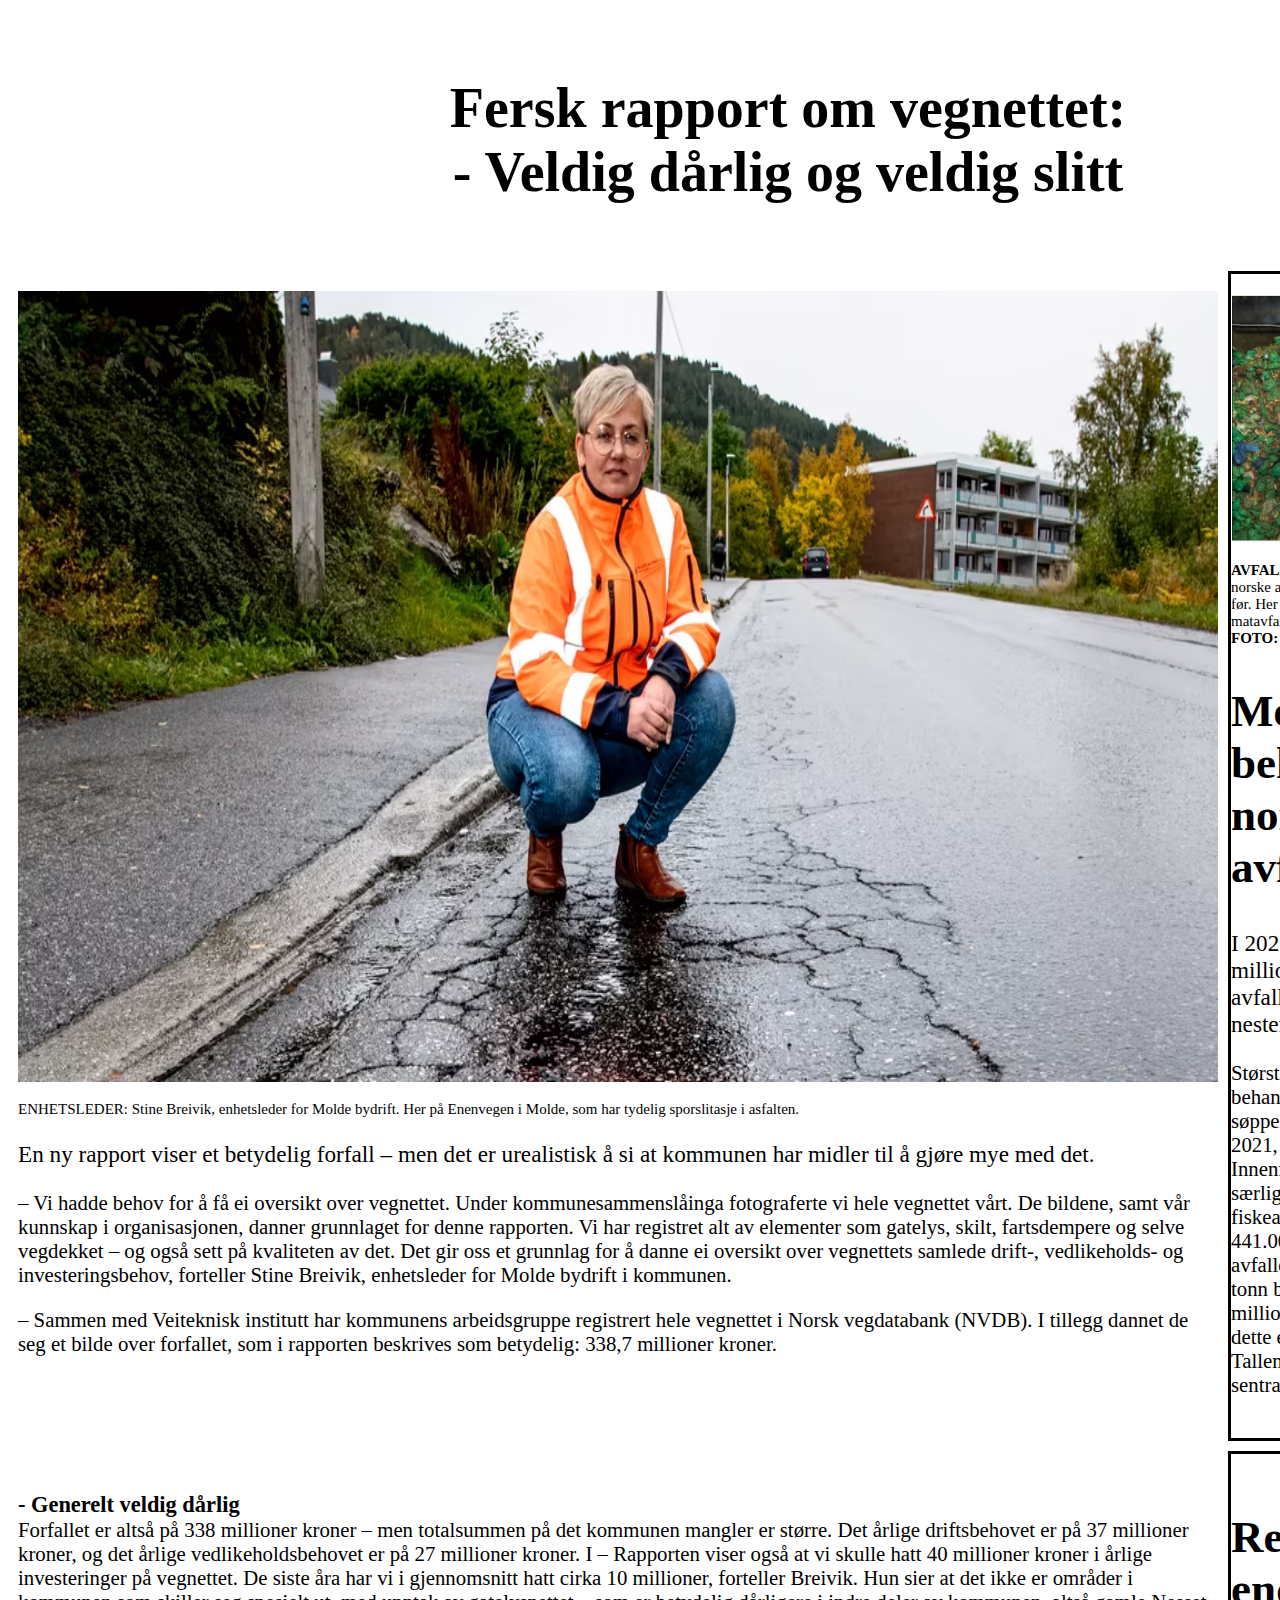
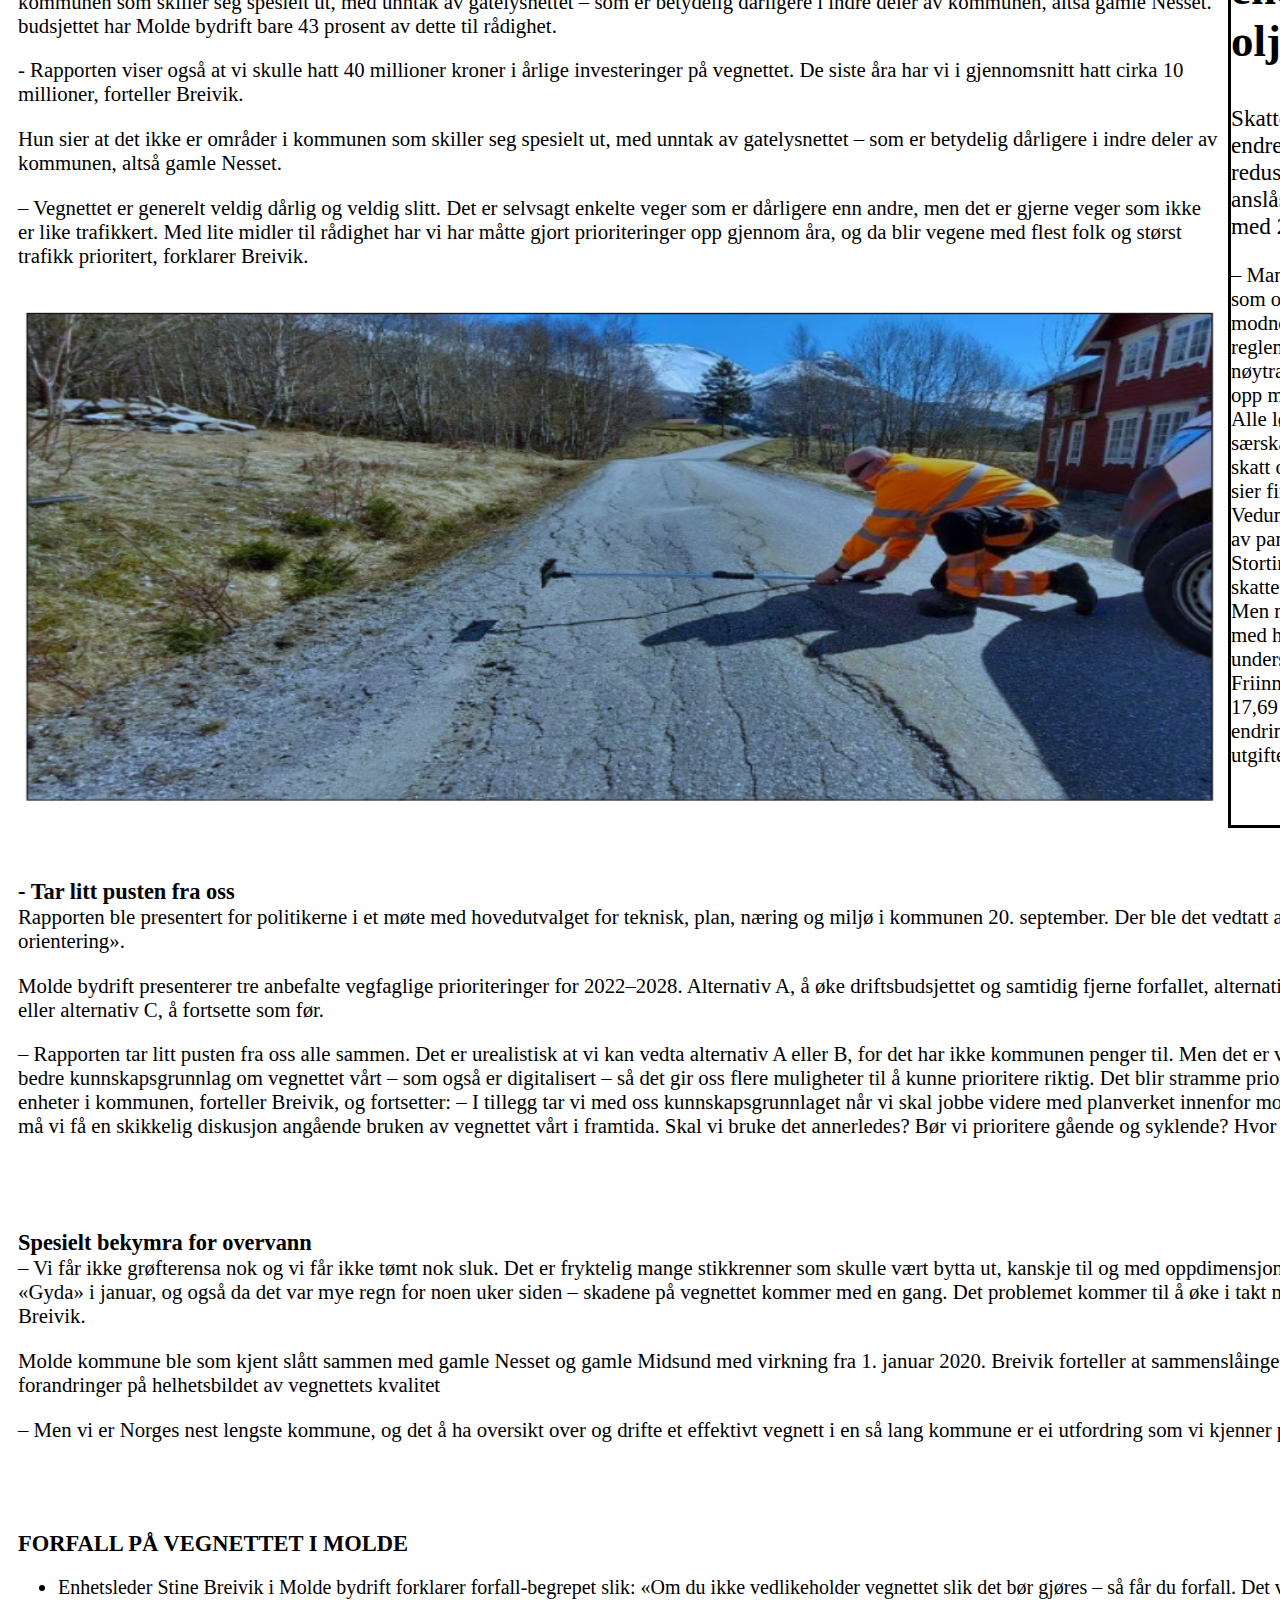
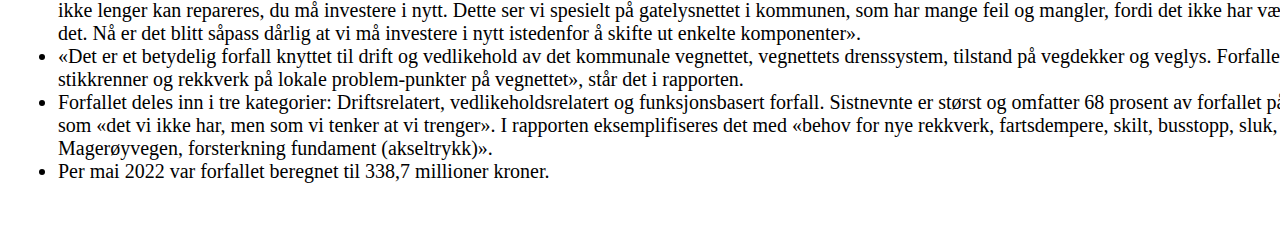
<file: index.html>
<!DOCTYPE html>
<html lang="en">
<head>
    <meta charset="UTF-8">
    <meta http-equiv="X-UA-Compatible" content="IE=edge">
    <meta name="viewport" content="width=device-width, initial-scale=1.0">
    <title>Oblig2</title>
    <link rel="stylesheet" href="style.css">
</head>
<body>
    <div class="grid-container">
        <div class="hovedartikkel">
            <h1 class="Overskrift">
                 Fersk rapport om vegnettet: 
                  <br> - Veldig dårlig og veldig slitt
            </h1>
        </div>
        <div class="text1">
            <img src="Bilder/vegnettdame.png" alt="frontbilde" class="img">
            
                <p>
                    ENHETSLEDER: Stine Breivik, enhetsleder for Molde bydrift. 
                    Her på Enenvegen i Molde, som har tydelig sporslitasje i asfalten.
                </p>
                <p class="stor">
                    En ny rapport viser et betydelig forfall – men det er
                    urealistisk å si at kommunen har midler til å gjøre
                    mye med det.
                </p>
                <p class="text">
                    – Vi hadde behov for å få ei
                    oversikt over vegnettet. Under
                    kommunesammenslåinga fotograferte vi hele vegnettet vårt.
                    De bildene, samt vår kunnskap
                    i organisasjonen, danner
                    grunnlaget for denne rapporten. Vi har registret alt av elementer som gatelys, skilt,
                    fartsdempere og selve vegdekket – og også sett på kvaliteten
                    av det. Det gir oss et grunnlag
                    for å danne ei oversikt over
                    vegnettets samlede drift-, vedlikeholds- og investeringsbehov,
                    forteller Stine Breivik, enhetsleder for Molde bydrift i kommunen.
                </p>
                <p class="text">
                    – Sammen med Veiteknisk institutt har kommunens arbeidsgruppe registrert hele vegnettet
                    i Norsk vegdatabank (NVDB). I
                    tillegg dannet de seg et bilde
                    over forfallet, som i rapporten
                    beskrives som betydelig: 338,7
                    millioner kroner.
                </p> 
        </div>
        <div class="text2">
            <p class="text">
                <b class="Minioverskrift">- Generelt veldig dårlig<br></b>
                Forfallet er altså på 338 millioner kroner – men totalsummen
                på det kommunen mangler er
                større. Det årlige driftsbehovet
                er på 37 millioner kroner, og
                det årlige vedlikeholdsbehovet                        
                er på 27 millioner kroner. I  – Rapporten viser også at vi
                skulle hatt 40 millioner kroner
                i årlige investeringer på vegnettet. De siste åra har vi i gjennomsnitt hatt cirka 10 millioner,
                forteller Breivik.
                Hun sier at det ikke er områder i kommunen som skiller
                seg spesielt ut, med unntak av
                gatelysnettet – som er betydelig dårligere i indre deler av
                kommunen, altså gamle Nesset. budsjettet har Molde bydrift
                bare 43 prosent av dette til rådighet.
            </p>
            <p class="text">
                - Rapporten viser også at vi
                skulle hatt 40 millioner kroner
                i årlige investeringer på vegnettet. De siste åra har vi i gjennomsnitt hatt cirka 10 millioner,
                forteller Breivik.
            </p>
            <p class="text">
                Hun sier at det ikke er områder i kommunen som skiller
                seg spesielt ut, med unntak av
                gatelysnettet – som er betydelig dårligere i indre deler av
                kommunen, altså gamle Nesset.
            </p>
            <p class="text">
                – Vegnettet er generelt veldig
                dårlig og veldig slitt. Det er selvsagt 
                enkelte veger som er dårligere enn andre, men det er
                gjerne veger som ikke er like
                trafikkert. Med lite midler til
                rådighet har vi har måtte gjort
                prioriteringer opp gjennom
                åra, og da blir vegene med flest
                folk og størst trafikk prioritert,
                forklarer Breivik.
            </p>
                <img src="Bilder/Sporslitasjebilde.png" alt="frontbilde" class="img2"> 
        </div>
        <div class="text3">
            <p class="text">
                <b class="Minioverskrift">Spesielt bekymra for overvann<br></b>
                – Vi får ikke grøfterensa nok og
                vi får ikke tømt nok sluk. Det er
                fryktelig mange stikkrenner
                som skulle vært bytta ut, kanskje til og med oppdimensjonert. Vi så det under
                ekstremværet «Gyda» i januar,
                og også da det var mye regn for
                noen uker siden – skadene på
                vegnettet kommer med en
                gang. Det problemet kommer
                til å øke i takt med klimaendringene, forteller Breivik.
            </p>
            <p class="text">
                Molde kommune ble som
                kjent slått sammen med gamle
                Nesset og gamle Midsund med
                virkning fra 1. januar 2020.
                Breivik forteller at sammenslåingen ikke gjorde vesentlige
                forandringer på helhetsbildet
                av vegnettets kvalitet
            </p>
            <p class="text">
                – Men vi er Norges nest lengste kommune, og det å ha oversikt 
                over og drifte et effektivt
                vegnett i en så lang kommune
                er ei utfordring som vi kjenner
                på, sier hun.
            </p>
        </div>
        <div class="text4">
            <h2 class="listeovr">FORFALL PÅ VEGNETTET I MOLDE</h2>
            <ul>
                <li class="liste">
                    Enhetsleder Stine Breivik i Molde bydrift
                    forklarer forfall-begrepet slik: «Om du ikke
                    vedlikeholder vegnettet slik det bør gjøres
                    – så får du forfall. Det vil si når ting blir
                    såpass slitt at det ikke lenger kan repareres, du må investere i nytt. Dette ser vi
                    spesielt på gatelysnettet i kommunen, som
                    har mange feil og mangler, fordi det ikke
                    har vært nok midler til å vedlikeholde det.
                    Nå er det blitt såpass dårlig at vi må
                    investere i nytt istedenfor å skifte ut
                    enkelte komponenter».
                </li>
                <li class="liste">
                    «Det er et betydelig forfall knyttet til drift
                    og vedlikehold av det kommunale vegnettet, vegnettets drenssystem, tilstand på
                    vegdekker og veglys. Forfallet inkluderer
                    behov for flere sluk, stikkrenner og
                    rekkverk på lokale problem-punkter på
                    vegnettet», står det i rapporten.
                </li>
                <li class="liste">
                    Forfallet deles inn i tre kategorier:
                    Driftsrelatert, vedlikeholdsrelatert og
                    funksjonsbasert forfall. Sistnevnte er
                    størst og omfatter 68 prosent av forfallet
                    på vegnettet. Breivik beskriver det som
                    «det vi ikke har, men som vi tenker at vi
                    trenger». I rapporten eksemplifiseres det
                    med «behov for nye rekkverk, fartsdempere, skilt, busstopp, sluk, stikkrenner,
                    sikring molo Magerøyvegen, forsterkning
                    fundament (akseltrykk)».
                </li>
                <li class="liste">
                    Per mai 2022 var forfallet beregnet til
                    338,7 millioner kroner.
                </li>
            </ul>
        </div>
        <div class="text5">
            <p class="text">
                <b class="Minioverskrift">- Tar litt pusten fra oss<br></b>                       
                Rapporten ble presentert for
                politikerne i et møte med hovedutvalget for teknisk, plan,
                næring og miljø i kommunen
                20. september. Der ble det vedtatt at utvalget skulle ta rapporten «til orientering». 
            </p>
            <p class="text">
                Molde bydrift presenterer tre
                anbefalte vegfaglige prioriteringer for 2022–2028. Alternativ A, å øke driftsbudsjettet og
                samtidig fjerne forfallet, alternativ B, å stoppe veksten i forfallet, eller alternativ C, å
                fortsette som før.
            </p>
            <p class="text">
                – Rapporten tar litt pusten
                fra oss alle sammen. Det er
                urealistisk at vi kan vedta alternativ A eller B, for det har ikke
                kommunen penger til. Men det
                er veldig bra at vi nå har et mye
                bedre kunnskapsgrunnlag om
                vegnettet vårt – som også er
                digitalisert – så det gir oss flere
                muligheter til å kunne prioritere riktig. Det blir stramme prioriteringer, for det er behov i
                alle enheter i kommunen, forteller Breivik, og fortsetter:
                – I tillegg tar vi med oss
                kunnskapsgrunnlaget når vi
                skal jobbe videre med planverket innenfor mobilitet og trafikksikkerhet, og så må vi få en
                skikkelig diskusjon angående
                bruken av vegnettet vårt i framtida. Skal vi bruke det annerledes? Bør vi prioritere gående
                og syklende? Hvor skal det
                være offentlig veg?
            </p>
        </div>
        <div class="sidebar1">
            <div class="sidebarbilde">
                <img src="Bilder/Sidebarbilde.png" alt="sidebarbilde" class="sidebarimg">
                <p class="bildetext">
                    <b>AVFALLSANLEGG:</b>
                    Det er særlig biologisk avfall norske avfallsanlegg
                    håndterte mer av i 2021 enn året før. Her ser vi anlegget hvor
                    grønne poser med matavfall, levert av Oslos befolkning, blir
                    håndtert. 
                    <b>FOTO: OLE BERG-RUSTEN / NTB</b> 
                </p>
                <h2 class="sidebarovr">Mer søppel behandlet i norske avfallsanlegg</h2>
                        <p class="stor"> 
                            I 2021 ble det behandlet
                            7,8 millioner tonn avfall
                            ved norske avfallsanlegg.
                            Det er en økning på nesten 200.000 tonn fra året
                            før.
                        </p>
                                      
                        <p class="text">
                            Største økningen består av
                            biologisk behandlet avfall. Av
                            denne typen søppel ble det
                            håndtert 612.000 tonn i 2021,
                            mot 666.000 tonn året før.
                            Innenfor denne kategorien
                            ble det særlig håndtert mer
                            husdyrgjødsel, fiskeavfall og
                            annet marint avfall.
                            441.000 tonn av det biologiske avfallet gikk til biogass, og
                            225.000 tonn ble kompostert.
                            Totalt ble 5,4 millioner tonn
                            avfall deponert, og dette er 3
                            prosent mer enn året før.
                            Tallene er publisert av Statisk
                            sentralbyrå(SSB).
                        </p>
            </div>
        </div>
        <div class="sidebar2">
            <h2 class="sidebarovr">Regjeringen endrer oljeskattereglene</h2>
            <p class="stor">
                Skattereglene for oljesektoren endres ved at friinntektssatsen reduseres
                med 5,3 prosent. Det anslås at staten vil øke inntektene med 2 milliarder i
                2023.
            </p>
            <p class="text">
                – Mange av investeringsprosjektene som omfattes av reglene, har blitt modnet fram
                etter at de midlertidige reglene
                ble vedtatt. Hensynet til nøytrale skatteregler må derfor
                veies opp mot hensynet til forutsigbarhet. Alle lønnsomme
                investeringer før særskatt vil
                forbli lønnsomme etter skatt
                også med regjeringens forslag,
                sier finansminister Trygve
                Slagsvold Vedum (Sp) i en pressemelding.
                I lys av pandemi og oljeprisfall vedtok Stortinget i juni
                2020 midlertidige skatteregler
                for petroleumssektoren. Men
                nå er situasjonen en helt annen, med høye olje og gasspriser, understreker regjeringen.
                Friinntektssatsen blir redusert fra 17,69 prosent til 12,4
                prosent, og endringen trer i
                kraft med virkning for utgifter
                pådratt fra 1. januar.

            </p>
        </div>
    </div>
</body>
</html>
</file>
<file: style.css>
.text1 { 
    grid-area: main; 
}
.text2 {
    grid-area: main1;
}
.text3 {
    grid-area: main2;
}
.text4 {
    grid-area: main3;
}
.text5 {
    grid-area: main4;
}
.sidebar1 { 
    grid-area: right;
    border-style: solid;
}
.sidebar2 { 
    grid-area: right1;
    border-style: solid;
}
.hovedartikkel { 
    grid-area: header;
}
.sidebarimg {
    width: 100%;
}
.img {
    width: 100%;
    height: 70%;
}
.img2 {
    width: 1200px;
    height: 500px;
    margin-top: 40px;
    margin-left: auto;
    margin-right: auto;
    display: block;
}

.grid-container {
    display: grid;
    grid-template-areas:
    'header header header header header header'
    'main main main main main right'
    'main1 main1 main1 main1 main1 right1'
    'main4 main4 main4 main4 main4 main4'
    'main2 main2 main2 main2 main2 main2'
    'main3 main3 main3 main3 main3 main3';
    gap: 10px;
    padding: 10px;
}

.grid-container > div {
    text-align: left;
    padding: 20px 0;
    font-size: 15px;
    background-color: white;
}

.Overskrift {
    text-align: center;
    font-size:56px;
}
.bildetekst {
    font-size: 16px;
}
.Minioverskrift {
    font-size: 22.4px;
}
.stor {
    font-size: 23.2px;
}
.text {
    font-size: 20.8px;
}
.sidebarovr {
    font-size:45px;
  }
.listeovr {
    color:rgb(0, 119, 255);
}
.liste {
    font-size:20px;
}
html *
{
   color: #000 !important;
   font-family: "Guardian Headline"  !important;
}
</file>
